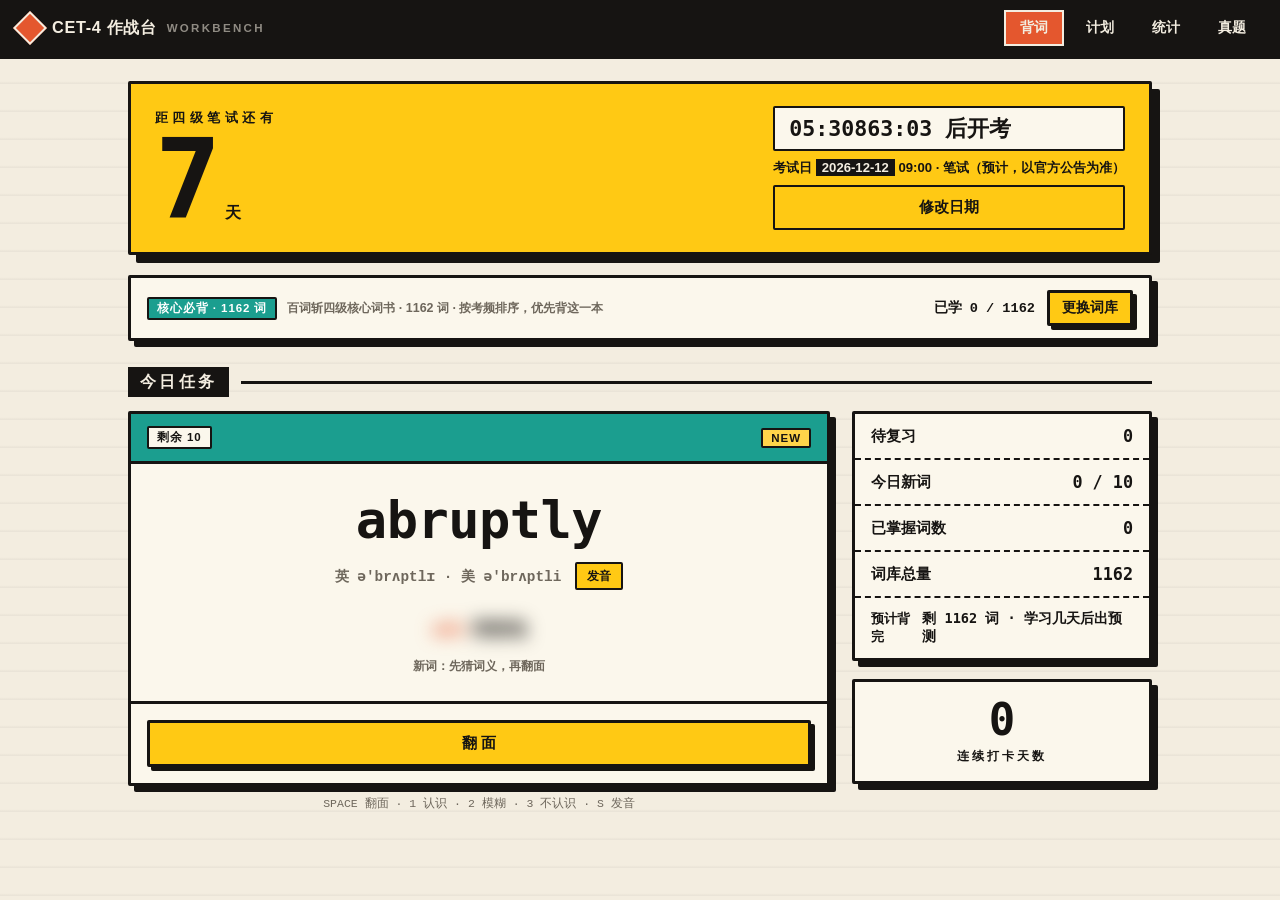
<file: index.html>
<!DOCTYPE html>
<html lang="zh-CN">
<head>
<meta charset="UTF-8">
<meta name="viewport" content="width=device-width, initial-scale=1.0, viewport-fit=cover">
<title>CET-4 作战台</title>
<link rel="stylesheet" href="css/style.css">
<link rel="manifest" href="/manifest.json">
<link rel="apple-touch-icon" href="/icons/icon-192.png">
<meta name="theme-color" content="#161412">
<link rel="icon" type="image/png" href="/icons/icon-192.png">
</head>
<body>

<header class="topbar">
  <a class="brand" href="index.html"><span class="mark"></span>CET-4 作战台<span class="brand-sub">WORKBENCH</span></a>
  <nav class="top-tabs" aria-label="导航">
    <a href="index.html" class="tab-link" data-page="index">背词</a>
    <a href="plan.html" class="tab-link" data-page="plan">计划</a>
    <a href="stats.html" class="tab-link" data-page="stats">统计</a>
    <a href="exam.html" class="tab-link" data-page="exam">真题</a>
  </nav>
</header>

<main>
  <!-- 倒计时 -->
  <section class="countdown">
    <div>
      <div class="cd-label">距四级笔试还有</div>
      <div class="cd-days"><span id="cdDays">--</span><span class="cd-unit">天</span></div>
    </div>
    <div class="cd-sub">
      <span class="cd-hms mono" id="cdHms">--:--:-- 后开考</span>
      <span class="cd-date">考试日 <b id="examDateText">2026-12-12</b> 09:00 · 笔试（预计，以官方公告为准）</span>
      <button class="btn btn-ghost" id="editDateBtn">修改日期</button>
    </div>
  </section>

  <!-- 词库横幅 -->
  <section class="bank-banner box" id="bankBanner">
    <div class="bb-left">
      <span class="tag tag-bank" id="curBankName">—</span>
      <span class="bb-desc" id="curBankDesc"></span>
    </div>
    <div class="bb-right">
      <span class="mono bb-progress" id="curBankProgress"></span>
      <a class="btn btn-yellow btn-sm" href="banks.html">更换词库</a>
    </div>
  </section>

  <div class="sec-head"><h2>今日任务</h2><div class="rule"></div></div>

  <div class="word-grid">
    <div>
      <article class="box flashcard" id="flashcard">
        <div class="fc-top">
          <span class="tag" style="background:var(--card);color:var(--ink);" id="fcQueueTag">队列 --</span>
          <span class="tag tag-white" id="fcMode">NEW</span>
        </div>
        <div class="fc-body">
          <div class="fc-word" id="fcWord">—</div>
          <div class="fc-phones mono" id="fcPhones"></div>
          <div class="fc-pos" id="fcPos"></div>
          <div class="fc-trans hidden-zh" id="fcZh"></div>
          <div class="fc-extra" id="fcExtra"></div>
          <div class="fc-tip" id="fcTip">先回忆词义，再翻面对照</div>
        </div>
        <div class="fc-actions" id="fcActions"></div>
      </article>
      <p class="kbd-hint mono">SPACE 翻面 · 1 认识 · 2 模糊 · 3 不认识 · S 发音</p>
    </div>

    <aside class="side-stack">
      <div class="box">
        <div class="stat-line"><span>待复习</span><b id="stDue">0</b></div>
        <div class="stat-line"><span>今日新词</span><b id="stNew">0 / 10</b></div>
        <div class="stat-line"><span>已掌握词数</span><b id="stKnown">0</b></div>
        <div class="stat-line"><span>词库总量</span><b id="stTotal">0</b></div>
        <div class="stat-line"><span style="font-size:.82rem;">预计背完</span><b id="stEta" class="mono" style="font-size:.85rem;">—</b></div>
      </div>
      <div class="box streak-box">
        <div class="streak-num" id="stStreak">0</div>
        <div class="streak-cap">连续打卡天数</div>
      </div>
    </aside>
  </div>

  <!-- 词文串学（AI 增强模块，未启用时隐藏） -->
  <section class="box quota-box" id="passageSec" style="display:none;">
    <div class="quota-title">📖 词文串学</div>
    <p class="modal-note" style="margin-bottom:10px;">AI 根据你在学的单词（<b>优先今日到期复习词</b>）写一篇外刊风格英文短文，目标词高亮显示——先读文回忆词义，再对照下方释义。</p>
    <div class="x-block" id="passageEn" style="background:#fff;">
      <span style="color:var(--muted);font-weight:700;font-size:.85rem;">点下方按钮生成今日短文</span>
    </div>
    <div style="margin-top:12px;display:flex;gap:10px;align-items:center;flex-wrap:wrap;">
      <button class="btn btn-blue btn-sm" id="passageGen">✨ 生成今日短文</button>
      <span class="modal-note" style="margin:0;">每日上限 10 篇 · 结果当日缓存</span>
    </div>
  </section>
</main>

<nav class="tabbar" aria-label="主导航">
  <a href="index.html" class="tab-btn" data-page="index">单词</a>
  <a href="plan.html" class="tab-btn" data-page="plan">计划</a>
  <a href="banks.html" class="tab-btn" data-page="banks">词库</a>
  <a href="stats.html" class="tab-btn" data-page="stats">统计</a>
  <a href="exam.html" class="tab-btn" data-page="exam">真题</a>
</nav>

<!-- 修改日期弹窗 -->
<div class="modal-mask" id="dateModal">
  <div class="box modal">
    <h3>设置考试日期</h3>
    <input type="date" id="dateInput">
    <p class="modal-note">默认填入 2026 年 12 月 12 日（目前各方公布的预计日期）。官方正式通知发布后请以此处更新为准。</p>
    <div class="modal-row">
      <button class="btn btn-ghost" id="dateCancel">取消</button>
      <button class="btn btn-red" id="dateSave">保存</button>
    </div>
  </div>
</div>

<div id="toast"></div>

<script src="js/bank-core.js"></script>
<script src="js/bank-freq.js"></script>
<script src="js/bank-exam.js"></script>
<script src="js/bank-full.js"></script>
<script src="js/store.js"></script>
<script src="js/ai.js"></script>
<script src="js/app.js"></script>
<script src="js/words.js"></script>
<script>if("serviceWorker" in navigator){window.addEventListener("load",function(){navigator.serviceWorker.register("/sw.js")})}</script>
</body>
</html>
</file>
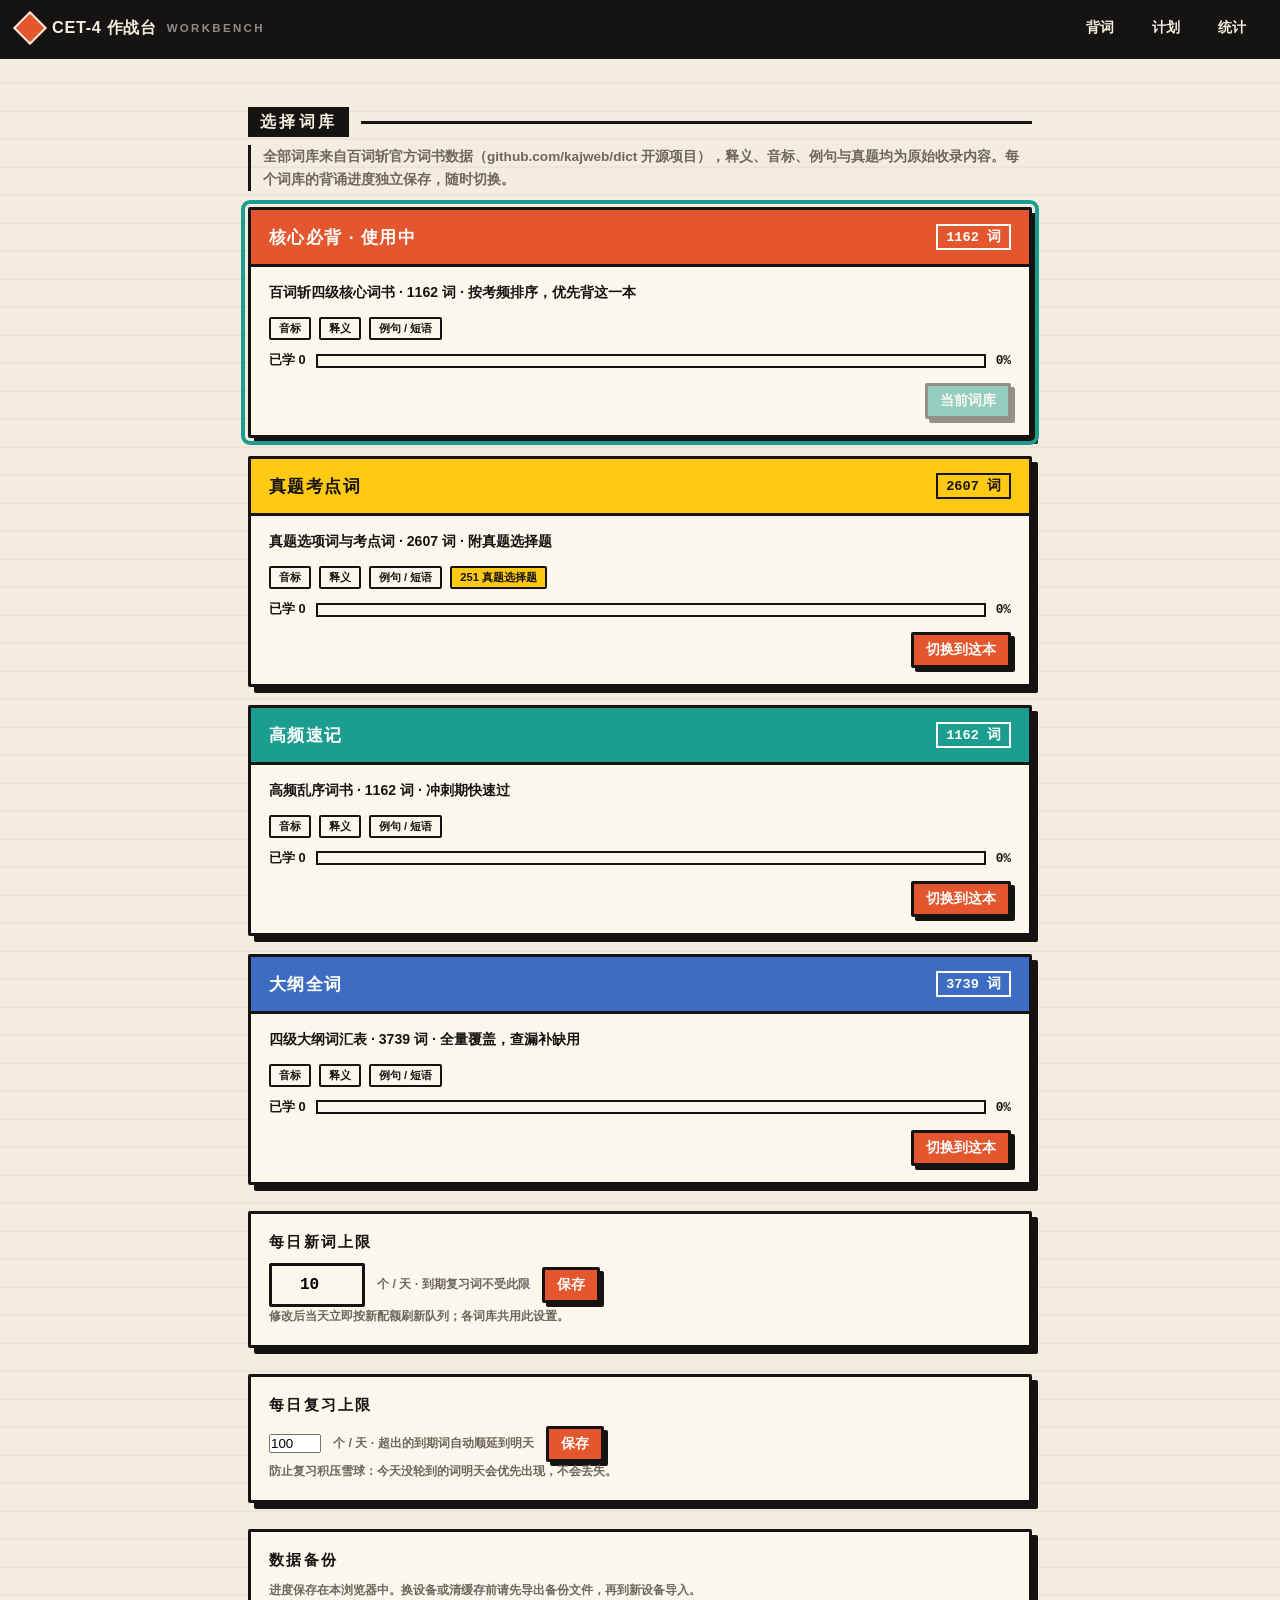
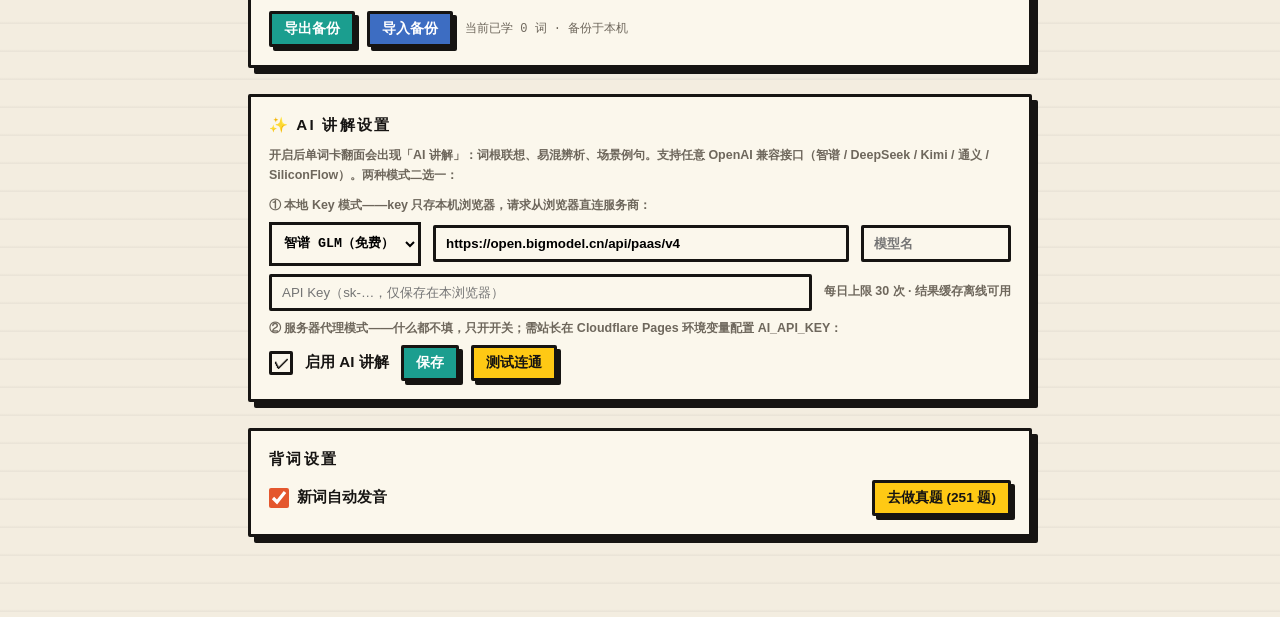
<file: banks.html>
<!DOCTYPE html>
<html lang="zh-CN">
<head>
<meta charset="UTF-8">
<meta name="viewport" content="width=device-width, initial-scale=1.0, viewport-fit=cover">
<title>词库 · CET-4 作战台</title>
<link rel="stylesheet" href="css/style.css">
<link rel="manifest" href="/manifest.json">
<link rel="apple-touch-icon" href="/icons/icon-192.png">
<meta name="theme-color" content="#161412">
<link rel="icon" type="image/png" href="/icons/icon-192.png">
</head>
<body>

<header class="topbar">
  <a class="brand" href="index.html"><span class="mark"></span>CET-4 作战台<span class="brand-sub">WORKBENCH</span></a>
  <nav class="top-tabs" aria-label="导航">
    <a href="index.html" class="tab-link" data-page="index">背词</a>
    <a href="plan.html" class="tab-link" data-page="plan">计划</a>
    <a href="stats.html" class="tab-link" data-page="stats">统计</a>
  </nav>
</header>

<main class="narrow">
  <div class="sec-head"><h2>选择词库</h2><div class="rule"></div></div>
  <p class="page-note">全部词库来自百词斩官方词书数据（github.com/kajweb/dict 开源项目），释义、音标、例句与真题均为原始收录内容。每个词库的背诵进度独立保存，随时切换。</p>
  <div class="bank-cards" id="bankCards"></div>

  <div class="box quota-box">
    <div class="quota-title">每日新词上限</div>
    <div class="quota-row">
      <input type="number" id="quotaInput" min="1" max="200" step="1" inputmode="numeric">
      <span class="modal-note" style="margin:0;">个 / 天 · 到期复习词不受此限</span>
      <button class="btn btn-red btn-sm" id="quotaSave">保存</button>
    </div>
    <p class="modal-note">修改后当天立即按新配额刷新队列；各词库共用此设置。</p>
  </div>

  <div class="box quota-box">
    <div class="quota-title">每日复习上限</div>
    <div class="quota-row">
      <input type="number" id="reviewCapInput" min="10" max="500" step="10" inputmode="numeric">
      <span class="modal-note" style="margin:0;">个 / 天 · 超出的到期词自动顺延到明天</span>
      <button class="btn btn-red btn-sm" id="reviewCapSave">保存</button>
    </div>
    <p class="modal-note">防止复习积压雪球：今天没轮到的词明天会优先出现，不会丢失。</p>
  </div>

  <div class="box quota-box">
    <div class="quota-title">数据备份</div>
    <p class="modal-note" style="margin-bottom:10px;">进度保存在本浏览器中。换设备或清缓存前请先导出备份文件，再到新设备导入。</p>
    <div class="quota-row">
      <button class="btn btn-teal btn-sm" id="exportBtn">导出备份</button>
      <button class="btn btn-blue btn-sm" id="importBtn">导入备份</button>
      <input type="file" id="importFile" accept=".json" style="display:none;">
      <span class="mono" id="backupInfo" style="font-size:.75rem;color:var(--muted);"></span>
    </div>
  </div>
  <div class="box quota-box">
    <div class="quota-title">✨ AI 讲解设置</div>
    <p class="modal-note" style="margin-bottom:10px;">开启后单词卡翻面会出现「AI 讲解」：词根联想、易混辨析、场景例句。支持任意 OpenAI 兼容接口（智谱 / DeepSeek / Kimi / 通义 / SiliconFlow）。两种模式二选一：</p>
    <p class="modal-note" style="margin-bottom:6px;"><b>① 本地 Key 模式</b>——key 只存本机浏览器，请求从浏览器直连服务商：</p>
    <div class="quota-row" style="margin-bottom:8px;">
      <select id="aiPreset" class="mono" style="border:var(--bw) solid var(--ink);background:var(--card);padding:8px;font-weight:800;min-height:44px;">
        <option value="zhipu">智谱 GLM（免费）</option>
        <option value="deepseek">DeepSeek</option>
        <option value="kimi">Kimi</option>
        <option value="qwen">通义千问</option>
        <option value="siliconflow">SiliconFlow</option>
        <option value="custom">自定义</option>
      </select>
      <input type="text" id="aiBaseInput" placeholder="API Base URL，如 https://api.deepseek.com/v1"
             style="flex:1;min-width:220px;border:var(--bw) solid var(--ink);border-radius:var(--radius);padding:8px 10px;background:var(--card);font-weight:600;">
      <input type="text" id="aiModelInput" placeholder="模型名"
             style="width:150px;border:var(--bw) solid var(--ink);border-radius:var(--radius);padding:8px 10px;background:var(--card);font-weight:600;">
    </div>
    <div class="quota-row" style="margin-bottom:8px;">
      <input type="password" id="aiKeyInput" placeholder="API Key（sk-…，仅保存在本浏览器）"
             style="flex:1;min-width:220px;border:var(--bw) solid var(--ink);border-radius:var(--radius);padding:8px 10px;background:var(--card);">
      <span class="modal-note" style="margin:0;">每日上限 30 次 · 结果缓存离线可用</span>
    </div>
    <p class="modal-note" style="margin-bottom:6px;"><b>② 服务器代理模式</b>——什么都不填，只开开关；需站长在 Cloudflare Pages 环境变量配置 AI_API_KEY：</p>
    <div class="quota-row">
      <label class="check-item" for="aiOnChk" style="border:none;padding:6px 0;">
        <input type="checkbox" id="aiOnChk" style="display:none;">
        <span class="cb" id="aiCb">✓</span><span>启用 AI 讲解</span>
      </label>
      <button class="btn btn-teal btn-sm" id="aiSave">保存</button>
      <button class="btn btn-yellow btn-sm" id="aiTestBtn">测试连通</button>
      <span class="mono" id="aiStatus" style="font-size:.75rem;color:var(--muted);"></span>
    </div>
  </div>

  <div class="box quota-box">
    <div class="quota-title">背词设置</div>
    <div class="quota-row">
      <label style="display:flex;align-items:center;gap:8px;font-weight:700;font-size:.92rem;cursor:pointer;">
        <input type="checkbox" id="autoSpeakChk" style="width:20px;height:20px;accent-color:#E4572E;">
        新词自动发音
      </label>
      <a class="btn btn-yellow btn-sm" href="/exam.html" style="margin-left:auto;text-decoration:none;">去做真题 (251 题)</a>
    </div>
  </div>
</main>

<nav class="tabbar" aria-label="主导航">
  <a href="index.html" class="tab-btn" data-page="index">单词</a>
  <a href="plan.html" class="tab-btn" data-page="plan">计划</a>
  <a href="banks.html" class="tab-btn" data-page="banks">词库</a>
  <a href="stats.html" class="tab-btn" data-page="stats">统计</a>
</nav>

<div id="toast"></div>

<script src="js/bank-core.js"></script>
<script src="js/bank-freq.js"></script>
<script src="js/bank-exam.js"></script>
<script src="js/bank-full.js"></script>
<script src="js/store.js"></script>
<script src="js/ai.js"></script>
<script src="js/app.js"></script>
<script src="js/banks.js"></script>
<script>if("serviceWorker" in navigator){window.addEventListener("load",function(){navigator.serviceWorker.register("/sw.js")})}</script>
</body>
</html>
</file>
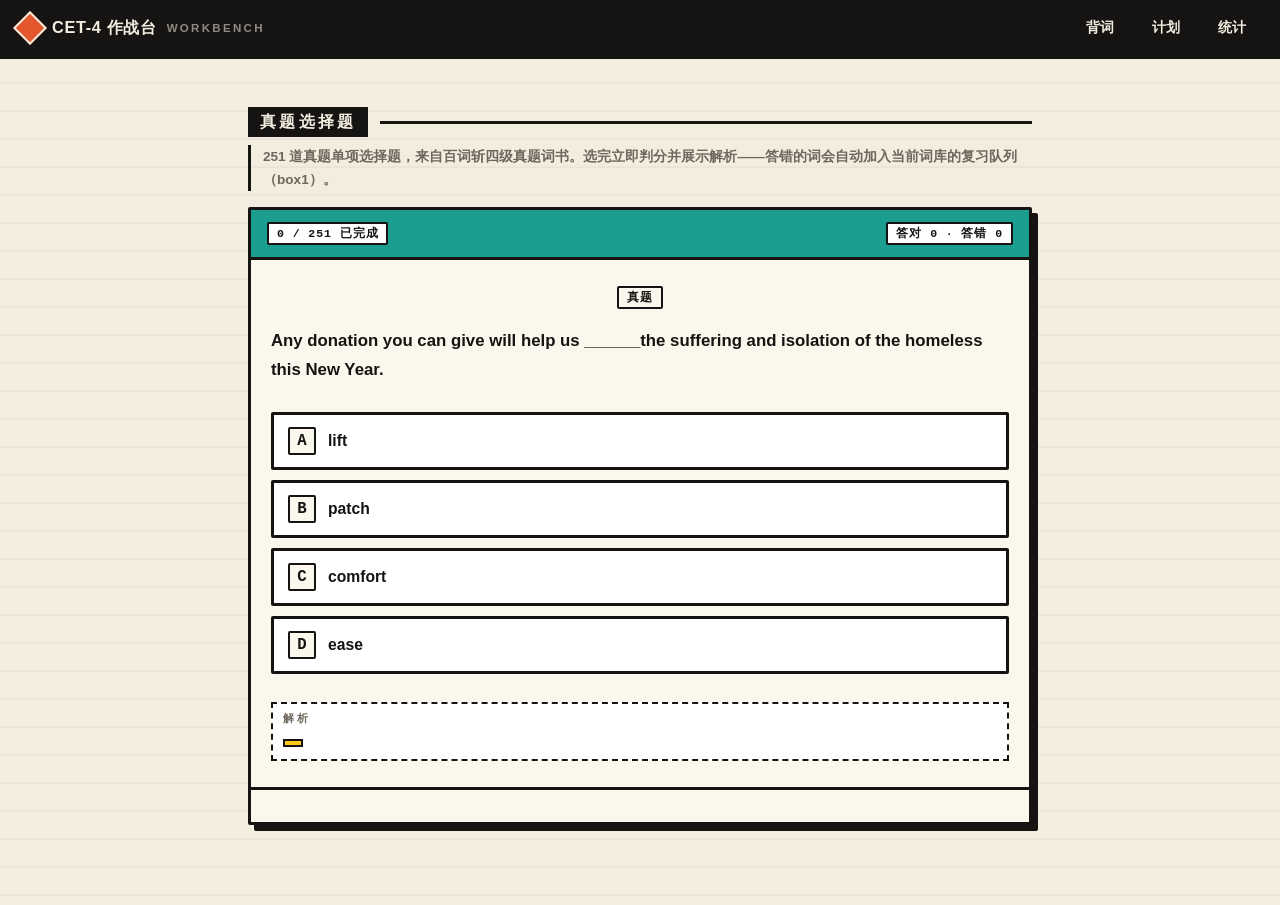
<file: exam.html>
<!DOCTYPE html>
<html lang="zh-CN">
<head>
<meta charset="UTF-8">
<meta name="viewport" content="width=device-width, initial-scale=1.0, viewport-fit=cover">
<title>真题 · CET-4 作战台</title>
<link rel="manifest" href="/manifest.json">
<link rel="apple-touch-icon" href="/icons/icon-192.png">
<meta name="theme-color" content="#161412">
<link rel="icon" type="image/png" href="/icons/icon-192.png">
<link rel="stylesheet" href="css/style.css">
<style>
.exam-q{font-size:1.05rem;font-weight:700;line-height:1.7;text-align:left;}
.choice{
  display:flex;align-items:center;gap:12px;width:100%;text-align:left;
  font-family:inherit;font-weight:800;font-size:.98rem;color:var(--ink);
  background:#fff;border:var(--bw) solid var(--ink);border-radius:var(--radius);
  padding:12px 14px;margin-bottom:10px;cursor:pointer;min-height:48px;
  transition:transform .06s ease, box-shadow .06s ease, background .15s ease, opacity .15s ease;
}
.choice:hover{transform:translate(-2px,-2px);box-shadow:4px 4px 0 var(--ink);}
.choice:active{transform:translate(2px,2px);box-shadow:none;}
.choice .key{
  width:28px;height:28px;border:2px solid var(--ink);border-radius:var(--radius);
  display:flex;align-items:center;justify-content:center;flex-shrink:0;
  font-family:ui-monospace,monospace;font-weight:900;background:var(--card);
}
.choice.correct{background:var(--teal);color:#fff;}
.choice.correct .key{background:#fff;color:var(--ink);}
.choice.wrong{background:var(--red);color:#fff;}
.choice.wrong .key{background:#fff;color:var(--ink);}
.choice.dim{opacity:.45;}
.choice:disabled{cursor:default;transform:none!important;box-shadow:none!important;}
.explain-box{margin-top:6px;}
.exam-word-tag{display:inline-block;background:var(--yellow);border:2px solid var(--ink);padding:2px 8px;font-weight:900;font-size:.8rem;margin-top:10px;}
</style>
</head>
<body>

<header class="topbar">
  <a class="brand" href="index.html"><span class="mark"></span>CET-4 作战台<span class="brand-sub">WORKBENCH</span></a>
  <nav class="top-tabs" aria-label="导航">
    <a href="index.html" class="tab-link" data-page="index">背词</a>
    <a href="plan.html" class="tab-link" data-page="plan">计划</a>
    <a href="stats.html" class="tab-link" data-page="stats">统计</a>
  </nav>
</header>

<main class="narrow">
  <div class="sec-head"><h2>真题选择题</h2><div class="rule"></div></div>
  <p class="page-note">251 道真题单项选择题，来自百词斩四级真题词书。选完立即判分并展示解析——答错的词会自动加入当前词库的复习队列（box1）。</p>

  <article class="box flashcard" id="examCard" style="min-height:auto;">
    <div class="fc-top">
      <span class="tag tag-white mono" id="exProgress">-- / 251</span>
      <span class="tag tag-white mono" id="exScore">答对 0 · 答错 0</span>
    </div>
    <div class="fc-body" style="align-items:stretch;">
      <div style="text-align:center;margin-bottom:6px;"><span class="tag" id="exDone">已完成全部 251 题</span></div>
      <div class="exam-q" id="exQuestion">—</div>
      <div id="exChoices" style="margin-top:16px;"></div>
      <div class="x-block explain-box hidden-extra" id="exExplainWrap">
        <span class="x-cap">解析</span>
        <div id="exExplain" style="font-size:.86rem;font-weight:600;line-height:1.7;"></div>
        <span class="exam-word-tag" id="exWordTag"></span>
      </div>
    </div>
    <div class="fc-actions" id="exActions"></div>
  </article>
</main>

<nav class="tabbar" aria-label="主导航">
  <a href="index.html" class="tab-btn" data-page="index">单词</a>
  <a href="plan.html" class="tab-btn" data-page="plan">计划</a>
  <a href="banks.html" class="tab-btn" data-page="banks">词库</a>
  <a href="stats.html" class="tab-btn" data-page="stats">统计</a>
  <a href="exam.html" class="tab-btn" data-page="exam">真题</a>
</nav>

<div id="toast"></div>

<script src="js/store.js"></script>
<script src="js/bank-core.js"></script>
<script src="js/bank-freq.js"></script>
<script src="js/bank-exam.js"></script>
<script src="js/bank-full.js"></script>
<script src="js/app.js"></script>
<script src="js/exam.js"></script>
</body>
</html>
</file>
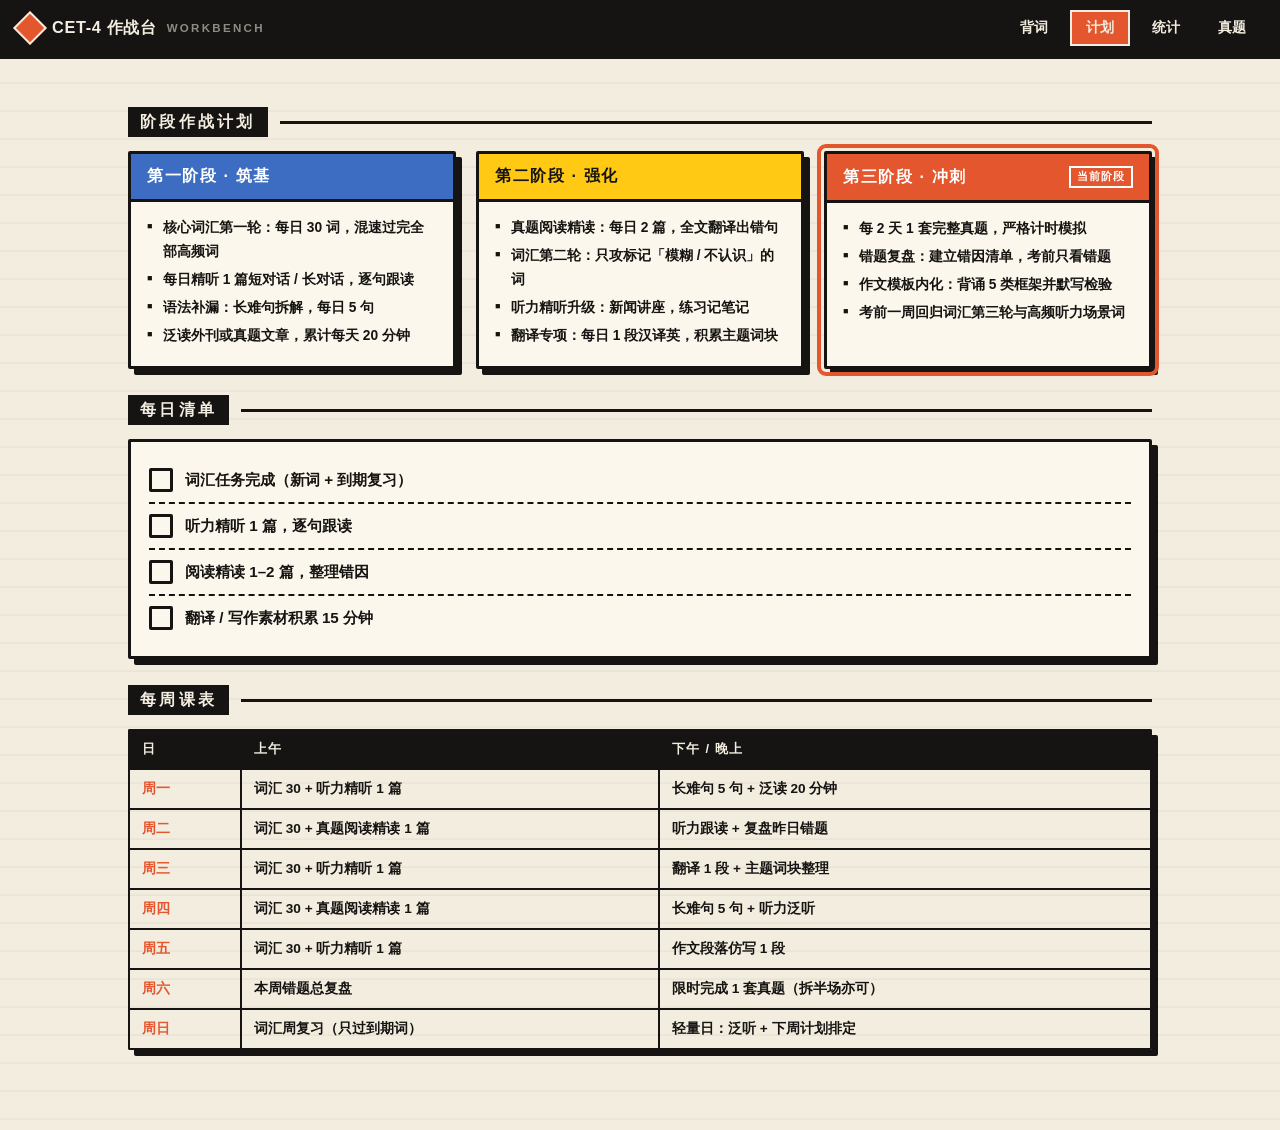
<file: plan.html>
<!DOCTYPE html>
<html lang="zh-CN">
<head>
<meta charset="UTF-8">
<meta name="viewport" content="width=device-width, initial-scale=1.0, viewport-fit=cover">
<title>计划 · CET-4 作战台</title>
<link rel="stylesheet" href="css/style.css">
<link rel="manifest" href="/manifest.json">
<link rel="apple-touch-icon" href="/icons/icon-192.png">
<meta name="theme-color" content="#161412">
<link rel="icon" type="image/png" href="/icons/icon-192.png">
</head>
<body>

<header class="topbar">
  <a class="brand" href="index.html"><span class="mark"></span>CET-4 作战台<span class="brand-sub">WORKBENCH</span></a>
  <nav class="top-tabs" aria-label="导航">
    <a href="index.html" class="tab-link" data-page="index">背词</a>
    <a href="plan.html" class="tab-link" data-page="plan">计划</a>
    <a href="stats.html" class="tab-link" data-page="stats">统计</a>
    <a href="exam.html" class="tab-link" data-page="exam">真题</a>
  </nav>
</header>

<main>
  <div class="sec-head"><h2>阶段作战计划</h2><div class="rule"></div></div>
  <div class="phase-grid" id="phaseGrid">

    <div class="box phase-card phase-1" data-phase="1">
      <div class="phase-head"><span>第一阶段 · 筑基</span><span class="phase-badge">当前阶段</span></div>
      <ul class="phase-body">
        <li>核心词汇第一轮：每日 30 词，混速过完全部高频词</li>
        <li>每日精听 1 篇短对话 / 长对话，逐句跟读</li>
        <li>语法补漏：长难句拆解，每日 5 句</li>
        <li>泛读外刊或真题文章，累计每天 20 分钟</li>
      </ul>
    </div>

    <div class="box phase-card phase-2" data-phase="2">
      <div class="phase-head"><span>第二阶段 · 强化</span><span class="phase-badge">当前阶段</span></div>
      <ul class="phase-body">
        <li>真题阅读精读：每日 2 篇，全文翻译出错句</li>
        <li>词汇第二轮：只攻标记「模糊 / 不认识」的词</li>
        <li>听力精听升级：新闻讲座，练习记笔记</li>
        <li>翻译专项：每日 1 段汉译英，积累主题词块</li>
      </ul>
    </div>

    <div class="box phase-card phase-3" data-phase="3">
      <div class="phase-head"><span>第三阶段 · 冲刺</span><span class="phase-badge">当前阶段</span></div>
      <ul class="phase-body">
        <li>每 2 天 1 套完整真题，严格计时模拟</li>
        <li>错题复盘：建立错因清单，考前只看错题</li>
        <li>作文模板内化：背诵 5 类框架并默写检验</li>
        <li>考前一周回归词汇第三轮与高频听力场景词</li>
      </ul>
    </div>
  </div>

  <div class="sec-head"><h2>每日清单</h2><div class="rule"></div></div>
  <div class="box daily-check" id="dailyCheck"></div>

  <div class="sec-head"><h2>每周课表</h2><div class="rule"></div></div>
  <div class="table-scroll">
    <table class="week-table">
      <thead><tr><th>日</th><th>上午</th><th>下午 / 晚上</th></tr></thead>
      <tbody>
        <tr><td><b>周一</b></td><td>词汇 30 + 听力精听 1 篇</td><td>长难句 5 句 + 泛读 20 分钟</td></tr>
        <tr><td><b>周二</b></td><td>词汇 30 + 真题阅读精读 1 篇</td><td>听力跟读 + 复盘昨日错题</td></tr>
        <tr><td><b>周三</b></td><td>词汇 30 + 听力精听 1 篇</td><td>翻译 1 段 + 主题词块整理</td></tr>
        <tr><td><b>周四</b></td><td>词汇 30 + 真题阅读精读 1 篇</td><td>长难句 5 句 + 听力泛听</td></tr>
        <tr><td><b>周五</b></td><td>词汇 30 + 听力精听 1 篇</td><td>作文段落仿写 1 段</td></tr>
        <tr><td><b>周六</b></td><td>本周错题总复盘</td><td>限时完成 1 套真题（拆半场亦可）</td></tr>
        <tr><td><b>周日</b></td><td>词汇周复习（只过到期词）</td><td>轻量日：泛听 + 下周计划排定</td></tr>
      </tbody>
    </table>
  </div>
</main>

<nav class="tabbar" aria-label="主导航">
  <a href="index.html" class="tab-btn" data-page="index">单词</a>
  <a href="plan.html" class="tab-btn" data-page="plan">计划</a>
  <a href="banks.html" class="tab-btn" data-page="banks">词库</a>
  <a href="stats.html" class="tab-btn" data-page="stats">统计</a>
  <a href="exam.html" class="tab-btn" data-page="exam">真题</a>
</nav>

<div id="toast"></div>

<script src="js/store.js"></script>
<script src="js/app.js"></script>
<script src="js/plan.js"></script>
<script>if("serviceWorker" in navigator){window.addEventListener("load",function(){navigator.serviceWorker.register("/sw.js")})}</script>
</body>
</html>
</file>
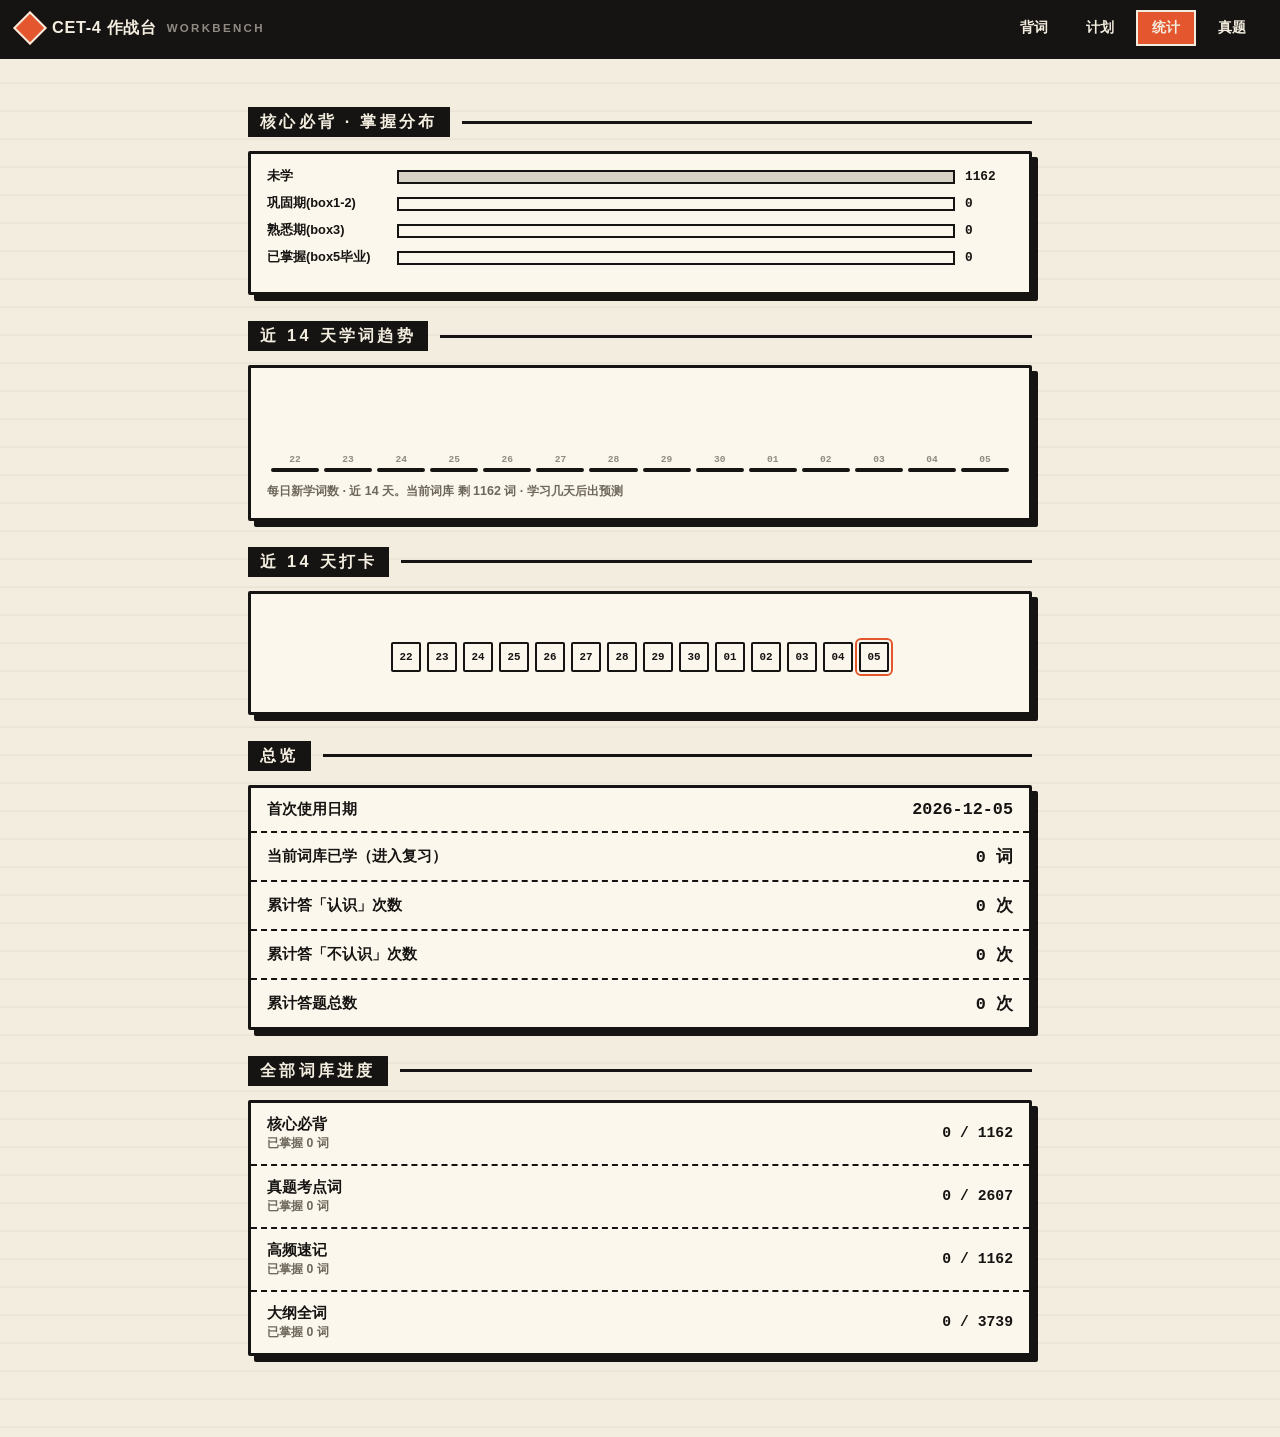
<file: stats.html>
<!DOCTYPE html>
<html lang="zh-CN">
<head>
<meta charset="UTF-8">
<meta name="viewport" content="width=device-width, initial-scale=1.0, viewport-fit=cover">
<title>统计 · CET-4 作战台</title>
<link rel="stylesheet" href="css/style.css">
<link rel="manifest" href="/manifest.json">
<link rel="apple-touch-icon" href="/icons/icon-192.png">
<meta name="theme-color" content="#161412">
<link rel="icon" type="image/png" href="/icons/icon-192.png">
</head>
<body>

<header class="topbar">
  <a class="brand" href="index.html"><span class="mark"></span>CET-4 作战台<span class="brand-sub">WORKBENCH</span></a>
  <nav class="top-tabs" aria-label="导航">
    <a href="index.html" class="tab-link" data-page="index">背词</a>
    <a href="plan.html" class="tab-link" data-page="plan">计划</a>
    <a href="stats.html" class="tab-link" data-page="stats">统计</a>
    <a href="exam.html" class="tab-link" data-page="exam">真题</a>
  </nav>
</header>

<main class="narrow">
  <div class="sec-head"><h2 id="barsTitle">掌握分布</h2><div class="rule"></div></div>
  <div class="box bar-wrap" id="barWrap"></div>

  <div class="sec-head"><h2>近 14 天学词趋势</h2><div class="rule"></div></div>
  <div class="box bar-wrap" id="trendWrap"></div>

  <div class="sec-head"><h2>近 14 天打卡</h2><div class="rule"></div></div>
  <div class="box done-panel">
    <div class="check-strip" id="historyStrip"></div>
  </div>

  <div class="sec-head"><h2>总览</h2><div class="rule"></div></div>
  <div class="box">
    <div class="stat-line"><span>首次使用日期</span><b class="mono" id="sumStart">—</b></div>
    <div class="stat-line"><span>当前词库已学（进入复习）</span><b id="sumLearned">0 词</b></div>
    <div class="stat-line"><span>累计答「认识」次数</span><b id="sumGood">0 次</b></div>
    <div class="stat-line"><span>累计答「不认识」次数</span><b id="sumAgain">0 次</b></div>
    <div class="stat-line"><span>累计答题总数</span><b id="sumTotal">0 次</b></div>
  </div>

  <div class="sec-head"><h2>全部词库进度</h2><div class="rule"></div></div>
  <div class="box" id="allBanksProgress"></div>
</main>

<nav class="tabbar" aria-label="主导航">
  <a href="index.html" class="tab-btn" data-page="index">单词</a>
  <a href="plan.html" class="tab-btn" data-page="plan">计划</a>
  <a href="banks.html" class="tab-btn" data-page="banks">词库</a>
  <a href="stats.html" class="tab-btn" data-page="stats">统计</a>
  <a href="exam.html" class="tab-btn" data-page="exam">真题</a>
</nav>

<div id="toast"></div>

<script src="js/bank-core.js"></script>
<script src="js/bank-freq.js"></script>
<script src="js/bank-exam.js"></script>
<script src="js/bank-full.js"></script>
<script src="js/store.js"></script>
<script src="js/app.js"></script>
<script src="js/stats.js"></script>
<script>if("serviceWorker" in navigator){window.addEventListener("load",function(){navigator.serviceWorker.register("/sw.js")})}</script>
</body>
</html>
</file>
<file: css/style.css>
/* ============ 新复古粗犷 tokens ============ */
:root{
  --paper:#F3EDE0;
  --ink:#161412;
  --red:#E4572E;
  --yellow:#FFC914;
  --teal:#1B9E8F;
  --blue:#3D6DC2;
  --card:#FBF7EC;
  --muted:#6E675C;
  --bw:3px;
  --shadow:6px 6px 0 var(--ink);
  --shadow-sm:4px 4px 0 var(--ink);
  --radius:2px;
}
*{margin:0;padding:0;box-sizing:border-box;-webkit-tap-highlight-color:transparent;}
html{font-size:16px;}
body{
  font-family:"PingFang SC","Microsoft YaHei","Noto Sans SC",sans-serif;
  background:var(--paper);
  color:var(--ink);
  background-image:linear-gradient(var(--paper) 90%, rgba(22,20,18,.05) 100%);
  background-size:100% 28px;
  min-height:100vh;
  padding-bottom:calc(76px + env(safe-area-inset-bottom));
}
.mono{font-family:ui-monospace,"SF Mono",Consolas,"Courier New",monospace;}

/* ============ 组件 ============ */
.box{
  background:var(--card);
  border:var(--bw) solid var(--ink);
  border-radius:var(--radius);
  box-shadow:var(--shadow);
}
.btn{
  display:inline-flex;align-items:center;justify-content:center;
  font-family:inherit;font-weight:800;font-size:.95rem;
  color:var(--ink);background:var(--card);text-decoration:none;
  border:var(--bw) solid var(--ink);border-radius:var(--radius);
  box-shadow:var(--shadow-sm);
  padding:10px 16px;cursor:pointer;user-select:none;
  transition:transform .06s ease, box-shadow .06s ease;
  min-height:44px;
}
.btn:hover{transform:translate(-1px,-1px);box-shadow:5px 5px 0 var(--ink);}
.btn:active{transform:translate(3px,3px);box-shadow:1px 1px 0 var(--ink);}
.btn-red{background:var(--red);color:#fff;}
.btn-yellow{background:var(--yellow);}
.btn-teal{background:var(--teal);color:#fff;}
.btn-blue{background:var(--blue);color:#fff;}
.btn-ghost{background:transparent;box-shadow:none;border-width:2px;}
.btn-sm{padding:6px 12px;min-height:36px;font-size:.85rem;}
.tag{
  display:inline-block;border:2px solid var(--ink);border-radius:var(--radius);
  padding:2px 8px;font-size:.72rem;font-weight:800;letter-spacing:.08em;
}
.tag-white{background:#fff;color:var(--ink);}
.tag-bank{background:var(--teal);color:#fff;}

/* ============ 顶栏 ============ */
header.topbar{
  position:sticky;top:0;z-index:50;
  background:var(--ink);color:var(--paper);
  border-bottom:var(--bw) solid var(--ink);
  padding:10px 18px;
  display:flex;align-items:center;justify-content:space-between;gap:12px;
}
a.brand{display:flex;align-items:center;gap:10px;font-weight:900;letter-spacing:.04em;color:var(--paper);text-decoration:none;font-size:1.02rem;}
.brand .mark{width:24px;height:24px;background:var(--red);border:2px solid var(--paper);display:inline-block;transform:rotate(45deg);flex-shrink:0;}
.brand-sub{opacity:.55;font-weight:700;font-size:.72rem;letter-spacing:.2em;}
.top-tabs{display:none;gap:6px;}
.tab-link{
  font-family:inherit;font-weight:800;font-size:.85rem;color:var(--paper);text-decoration:none;
  border:2px solid transparent;padding:7px 14px;min-height:36px;display:inline-flex;align-items:center;
  transition:border-color .12s ease, background .12s ease;
}
.tab-link:hover{border-color:var(--paper);}
.tab-link[aria-current="page"]{background:var(--red);border-color:var(--paper);}

/* ============ 主布局 ============ */
main{max-width:1060px;margin:0 auto;padding:22px 18px 40px;}
main.narrow{max-width:820px;}
.page-note{font-size:.85rem;font-weight:600;color:var(--muted);line-height:1.7;margin:-6px 0 16px;border-left:3px solid var(--ink);padding-left:12px;}

/* ---- 倒计时 ---- */
.countdown{
  margin-bottom:20px;
  background:var(--yellow);
  border:var(--bw) solid var(--ink);border-radius:var(--radius);
  box-shadow:8px 8px 0 var(--ink);
  padding:22px 24px;
  display:flex;flex-wrap:wrap;gap:20px;align-items:flex-end;justify-content:space-between;
}
.cd-label{font-size:.8rem;font-weight:800;letter-spacing:.35em;margin-bottom:4px;}
.cd-days{
  font-family:ui-monospace,Consolas,monospace;
  font-size:clamp(60px,12vw,110px);font-weight:800;line-height:.9;letter-spacing:-.02em;
}
.cd-unit{font-size:1rem;font-weight:900;margin-left:6px;}
.cd-sub{display:flex;flex-direction:column;gap:8px;}
.cd-hms{
  font-family:ui-monospace,Consolas,monospace;font-weight:700;
  font-size:clamp(1rem,3vw,1.35rem);
  border:2px solid var(--ink);background:var(--card);border-radius:var(--radius);
  padding:6px 14px;display:inline-block;
}
.cd-date{font-size:.82rem;font-weight:700;}
.cd-date b{background:var(--ink);color:var(--paper);padding:1px 6px;}

/* ---- 词库横幅 ---- */
.bank-banner{
  margin-bottom:8px;padding:12px 16px;
  display:flex;flex-wrap:wrap;gap:10px;align-items:center;justify-content:space-between;
  background:var(--card);
}
.bb-left{display:flex;align-items:center;gap:10px;flex-wrap:wrap;min-width:0;}
.bb-desc{font-size:.78rem;font-weight:600;color:var(--muted);}
.bb-right{display:flex;align-items:center;gap:12px;}
.bb-progress{font-size:.85rem;font-weight:800;}

/* ---- 区块标题 ---- */
.sec-head{display:flex;align-items:center;gap:12px;margin:26px 0 14px;}
.sec-head h2{font-size:1.02rem;font-weight:900;letter-spacing:.2em;background:var(--ink);color:var(--paper);padding:4px 12px;}
.sec-head .rule{flex:1;height:3px;background:var(--ink);}

/* ---- 单词卡 ---- */
.word-grid{display:grid;grid-template-columns:minmax(0,1fr) 300px;gap:22px;align-items:start;}
.flashcard{min-height:320px;display:flex;flex-direction:column;}
.fc-top{display:flex;justify-content:space-between;align-items:center;gap:8px;padding:12px 16px;border-bottom:var(--bw) solid var(--ink);background:var(--teal);color:#fff;flex-wrap:wrap;}
.fc-body{flex:1;display:flex;flex-direction:column;align-items:center;justify-content:center;text-align:center;padding:26px 20px;gap:12px;}
.fc-word{font-family:ui-monospace,Consolas,monospace;font-size:clamp(36px,7vw,52px);font-weight:800;letter-spacing:-.01em;}
.fc-phones{font-size:.9rem;color:var(--muted);font-weight:600;display:flex;gap:14px;align-items:center;flex-wrap:wrap;justify-content:center;}
.speak-btn{
  font-family:inherit;border:2px solid var(--ink);background:var(--yellow);color:var(--ink);
  font-size:.72rem;font-weight:800;padding:3px 10px;cursor:pointer;border-radius:var(--radius);min-height:28px;
  transition:transform .06s ease, box-shadow .06s ease;
}
.speak-btn:hover{transform:translate(-1px,-1px);box-shadow:2px 2px 0 var(--ink);}
.speak-btn:active{transform:translate(1px,1px);box-shadow:none;}
.fc-pos{font-size:.85rem;font-weight:800;color:var(--red);letter-spacing:.08em;}
.fc-trans{font-size:1.15rem;font-weight:800;line-height:1.65;max-width:34em;text-align:left;}
.fc-trans .tr-row{margin-bottom:2px;}
.fc-trans .pos-tag{color:var(--red);margin-right:6px;font-family:ui-monospace,monospace;}
.fc-trans.hidden-zh{filter:blur(9px);user-select:none;}
.fc-extra{display:flex;flex-direction:column;gap:8px;width:100%;max-height:180px;overflow-y:auto;}
.fc-extra.hidden-extra{display:none;}
.x-block{text-align:left;border:2px dashed var(--ink);padding:8px 10px;background:#fff;}
.x-cap{font-size:.66rem;font-weight:900;letter-spacing:.25em;color:var(--muted);display:block;margin-bottom:3px;}
.x-sent .en{font-size:.86rem;font-weight:600;line-height:1.5;}
.x-sent .zh{font-size:.8rem;font-weight:600;color:var(--muted);}
.x-phrase{font-size:.84rem;font-weight:700;}
.x-phrase .zh{color:var(--muted);font-weight:600;margin-left:6px;}
.fc-tip{font-size:.78rem;color:var(--muted);font-weight:600;}
.fc-actions{display:flex;flex-wrap:wrap;gap:12px;justify-content:center;padding:16px;border-top:var(--bw) solid var(--ink);}
.grade-btn{flex:1;min-width:96px;}
.kbd-hint{margin-top:10px;font-size:.72rem;color:var(--muted);text-align:center;}

/* ---- 侧栏 ---- */
.side-stack{display:flex;flex-direction:column;gap:18px;}
.stat-line{display:flex;justify-content:space-between;align-items:center;padding:12px 16px;border-bottom:2px dashed var(--ink);font-weight:700;font-size:.92rem;}
.stat-line:last-child{border-bottom:none;}
.stat-line b{font-family:ui-monospace,monospace;font-size:1.05rem;}
.streak-box{text-align:center;padding:16px;}
.streak-num{font-family:ui-monospace,monospace;font-size:44px;font-weight:800;line-height:1;}
.streak-cap{font-size:.78rem;font-weight:800;letter-spacing:.25em;margin-top:6px;}

.done-panel{padding:40px 24px;text-align:center;display:flex;flex-direction:column;gap:14px;align-items:center;}
.done-big{font-size:2rem;font-weight:900;letter-spacing:.15em;}
.check-strip{display:flex;flex-wrap:wrap;gap:6px;justify-content:center;margin-top:8px;}
.day-chip{
  width:30px;height:30px;border:2px solid var(--ink);border-radius:var(--radius);
  display:flex;align-items:center;justify-content:center;
  font-family:ui-monospace,monospace;font-size:.68rem;font-weight:700;background:var(--card);
}
.day-chip.hit{background:var(--teal);color:#fff;}
.day-chip.today{outline:2px solid var(--red);outline-offset:2px;}

/* ---- 计划页 ---- */
.phase-grid{display:grid;grid-template-columns:repeat(auto-fit,minmax(240px,1fr));gap:20px;}
.phase-card.current{outline:4px solid var(--red);outline-offset:3px;}
.phase-head{padding:12px 16px;border-bottom:var(--bw) solid var(--ink);font-weight:900;letter-spacing:.1em;display:flex;justify-content:space-between;align-items:center;gap:8px;flex-wrap:wrap;}
.phase-1 .phase-head{background:var(--blue);color:#fff;}
.phase-2 .phase-head{background:var(--yellow);}
.phase-3 .phase-head{background:var(--red);color:#fff;}
.phase-badge{font-size:.66rem;border:2px solid currentColor;padding:2px 6px;font-weight:800;letter-spacing:.1em;display:none;}
.phase-card.current .phase-badge{display:inline-block;}
.phase-body{padding:14px 16px;font-size:.86rem;line-height:1.75;font-weight:600;}
.phase-body li{list-style:none;padding-left:16px;position:relative;margin-bottom:4px;}
.phase-body li::before{content:"■";position:absolute;left:0;top:0;font-size:.55rem;line-height:2.4;}

.daily-check{padding:16px 18px;}
.check-item{display:flex;align-items:center;gap:12px;padding:10px 0;border-bottom:2px dashed var(--ink);cursor:pointer;user-select:none;}
.check-item:last-child{border-bottom:none;}
.cb{width:24px;height:24px;border:var(--bw) solid var(--ink);border-radius:var(--radius);flex-shrink:0;display:flex;align-items:center;justify-content:center;font-weight:900;font-size:1rem;background:var(--card);transition:background .15s ease, transform .15s ease;}
.check-item.done .cb{background:var(--teal);color:#fff;transform:scale(1.08);}
.check-item.done span{text-decoration:line-through;color:var(--muted);}
.check-item span{font-weight:700;font-size:.95rem;}

.week-table{width:100%;border-collapse:collapse;}
.week-table th,.week-table td{border:2px solid var(--ink);padding:10px 12px;text-align:left;font-size:.85rem;font-weight:600;vertical-align:top;}
.week-table th{background:var(--ink);color:var(--paper);font-weight:900;letter-spacing:.1em;font-size:.8rem;white-space:nowrap;}
.week-table td b{color:var(--red);}
.table-scroll{overflow-x:auto;box-shadow:var(--shadow);border-radius:var(--radius);}
.table-scroll .week-table{min-width:680px;}

/* ---- 词库选择页 ---- */
.bank-cards{display:flex;flex-direction:column;gap:18px;}
.bank-card{position:relative;padding:0;overflow:hidden;}
.bank-card.current{outline:4px solid var(--teal);outline-offset:3px;}
.bk-head{padding:14px 18px;border-bottom:var(--bw) solid var(--ink);display:flex;justify-content:space-between;align-items:center;gap:10px;flex-wrap:wrap;}
.bc-core .bk-head{background:var(--red);color:#fff;}
.bc-full .bk-head{background:var(--blue);color:#fff;}
.bc-exam .bk-head{background:var(--yellow);}
.bc-freq .bk-head{background:var(--teal);color:#fff;}
.bk-name{font-weight:900;font-size:1.08rem;letter-spacing:.08em;}
.bk-count{font-family:ui-monospace,monospace;font-weight:800;font-size:.85rem;border:2px solid currentColor;padding:2px 8px;}
.bk-body{padding:14px 18px;display:flex;flex-direction:column;gap:12px;}
.bk-desc{font-size:.88rem;font-weight:600;line-height:1.7;}
.bk-meta{display:flex;flex-wrap:wrap;gap:8px;}
.mini-tag{border:2px solid var(--ink);background:var(--card);font-size:.7rem;font-weight:800;padding:2px 8px;border-radius:var(--radius);}
.bk-progress-line{display:flex;align-items:center;gap:10px;font-size:.8rem;font-weight:800;}
.bar-track{height:14px;border:2px solid var(--ink);background:var(--card);position:relative;flex:1;}
.bar-fill{position:absolute;inset:0;width:0%;transition:width .5s ease;}
.bk-foot{display:flex;justify-content:flex-end;padding:0 18px 16px;}
.bk-foot .btn[disabled]{opacity:.45;pointer-events:none;}

/* ---- 设置区（每日新词） ---- */
.quota-box{margin-top:26px;padding:18px;}
.quota-title{font-weight:900;letter-spacing:.15em;font-size:.95rem;margin-bottom:10px;}
.quota-row{display:flex;align-items:center;gap:12px;flex-wrap:wrap;}
#quotaInput{
  width:96px;font-family:ui-monospace,"SF Mono",Consolas,monospace;
  font-size:1rem;font-weight:800;text-align:center;
  border:var(--bw) solid var(--ink);border-radius:var(--radius);
  padding:8px 10px;background:var(--card);min-height:44px;
}

/* ---- 弹窗 / toast ---- */
.modal-mask{position:fixed;inset:0;background:rgba(22,20,18,.55);z-index:100;display:none;align-items:center;justify-content:center;padding:20px;}
.modal-mask.open{display:flex;}
.modal-mask.open .modal{animation:modal-pop .18s ease-out;}
@keyframes modal-pop{from{opacity:0;transform:translateY(14px) scale(.97);}to{opacity:1;transform:translateY(0) scale(1);}}
.modal{width:100%;max-width:420px;padding:22px;display:flex;flex-direction:column;gap:14px;}
.modal h3{letter-spacing:.15em;font-weight:900;border-bottom:var(--bw) solid var(--ink);padding-bottom:10px;}
.modal input[type="date"]{font-family:ui-monospace,monospace;font-size:1.05rem;font-weight:700;border:var(--bw) solid var(--ink);border-radius:var(--radius);padding:10px 12px;background:var(--card);}
.modal-row{display:flex;gap:10px;justify-content:flex-end;}
.modal-note{font-size:.78rem;color:var(--muted);font-weight:600;line-height:1.6;}
#toast{
  position:fixed;left:50%;bottom:calc(96px + env(safe-area-inset-bottom));
  transform:translateX(-50%) translateY(20px);
  background:var(--ink);color:var(--paper);font-weight:800;font-size:.88rem;
  border:2px solid var(--paper);box-shadow:4px 4px 0 rgba(22,20,18,.4);
  padding:10px 18px;z-index:120;opacity:0;pointer-events:none;
  transition:opacity .2s, transform .2s;max-width:86vw;text-align:center;
}
#toast.show{opacity:1;transform:translateX(-50%) translateY(0);}

/* ---- 词文串学 ---- */
.passage-en{
  font-size:.95rem;font-weight:600;line-height:1.9;text-align:left;white-space:pre-wrap;
}
.passage-en mark{
  background:var(--yellow);color:var(--ink);font-weight:900;
  padding:0 2px;border-radius:2px;border-bottom:2px solid var(--ink);
}
.passage-words{
  margin-top:10px;padding-top:8px;border-top:2px dashed var(--ink);
  font-size:.78rem;font-weight:700;color:var(--muted);line-height:1.8;
}

/* ---- 统计页 ---- */
.bar-wrap{padding:14px 16px 16px;}
.bar-row{display:grid;grid-template-columns:minmax(90px,120px) 1fr 48px;gap:10px;align-items:center;margin-bottom:10px;font-size:.8rem;font-weight:800;}
#allBanksProgress .stat-line b{font-size:.92rem;}

/* ============ 移动端底部导航 ============ */
.tabbar{
  position:fixed;left:0;right:0;bottom:0;z-index:60;
  display:flex;background:var(--card);
  border-top:var(--bw) solid var(--ink);
  padding-bottom:env(safe-area-inset-bottom);
}
.tab-btn{
  flex:1;font-family:inherit;font-weight:900;font-size:.82rem;letter-spacing:.05em;
  background:transparent;border:none;border-right:2px solid var(--ink);
  padding:13px 4px 11px;cursor:pointer;color:var(--ink);min-height:56px;
  text-decoration:none;text-align:center;
  transition:background .12s ease, color .12s ease, transform .06s ease;
}
.tab-btn:last-child{border-right:none;}
.tab-btn:hover{background:rgba(22,20,18,.07);}
.tab-btn:active{transform:scale(.96);}
.tab-btn[aria-current="page"]{background:var(--ink);color:var(--paper);}

@media (min-width:721px){
  body{padding-bottom:40px;}
  .tabbar{display:none;}
  .top-tabs{display:flex;}
}
@media (max-width:720px){
  main{padding:16px 14px 32px;}
  main.narrow{padding:16px 14px 32px;}
  .countdown{padding:18px 16px;gap:14px;}
  .word-grid{grid-template-columns:1fr;}
  header.topbar{padding:10px 14px;}
  a.brand{font-size:.95rem;}
  .brand-sub{display:none;}
  .cd-sub{width:100%;flex-direction:row;flex-wrap:wrap;align-items:center;gap:10px;}
  .fc-word{font-size:42px;}
}
@media (prefers-reduced-motion:no-preference){
  .btn,.tab-link{transition:transform .06s ease, box-shadow .06s ease;}
}
</file>
